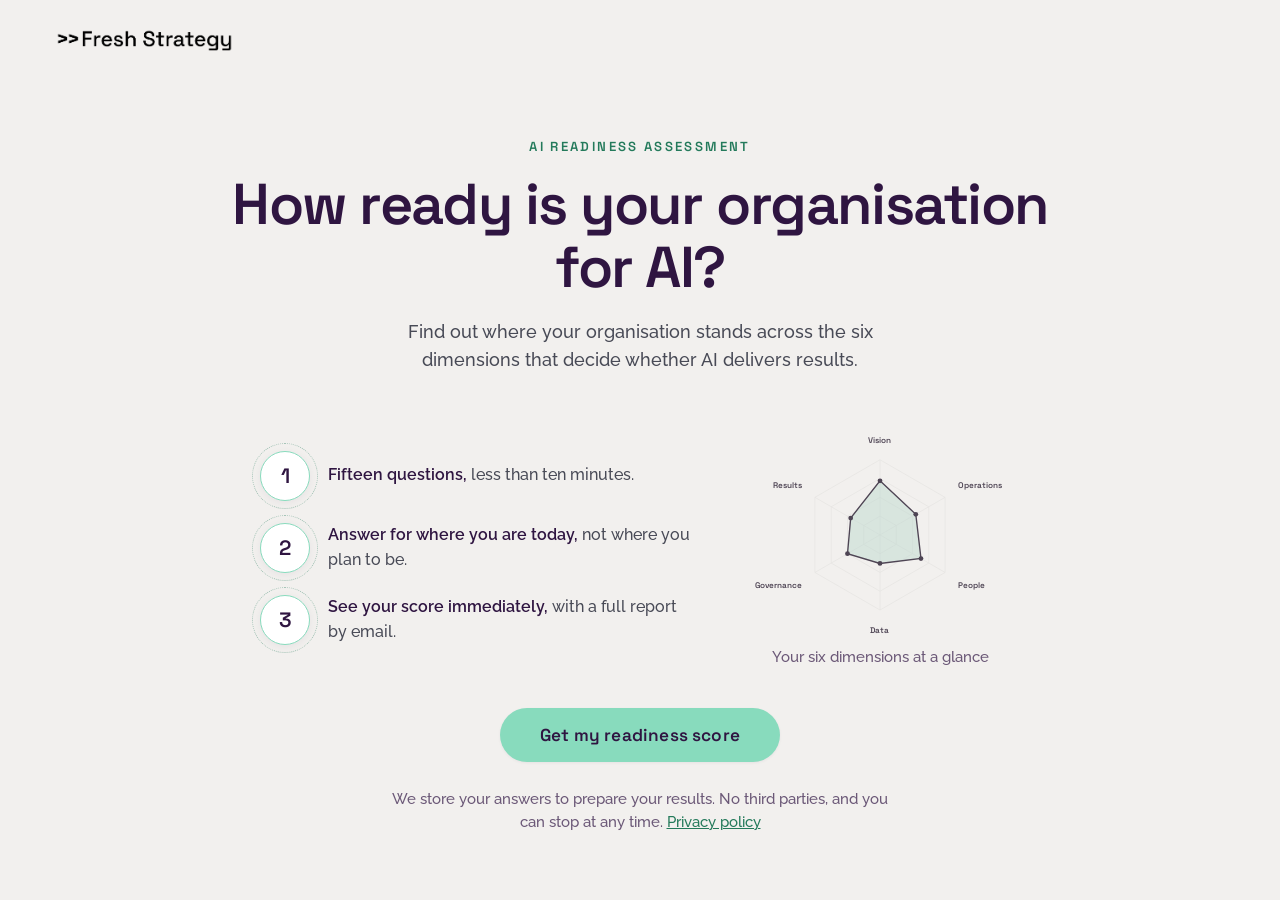
<file: index.html>
<!DOCTYPE html>
<html lang="en">
<head>
<meta charset="UTF-8">
<meta name="viewport" content="width=device-width, initial-scale=1.0">
<title>AI Readiness Assessment - Fresh Strategy</title>
<link rel="icon" href="data:image/svg+xml,%3Csvg xmlns='http://www.w3.org/2000/svg' viewBox='0 0 64 64'%3E%3Ccircle cx='32' cy='32' r='30' fill='%232F1541'/%3E%3Ctext x='32' y='42' font-family='Helvetica,Arial,sans-serif' font-size='26' font-weight='700' text-anchor='middle' fill='%2388DBBD'%3EAI%3C/text%3E%3C/svg%3E">
<meta name="description" content="Find out where your organisation stands across the six dimensions that decide whether AI delivers results. Fifteen questions, with a full report by email.">
<meta property="og:type" content="website">
<meta property="og:site_name" content="Fresh Strategy &amp; AI Solutions">
<meta property="og:url" content="https://assessment.freshstrategy.ai/">
<meta property="og:title" content="AI Readiness Assessment - Fresh Strategy">
<meta property="og:description" content="Find out where your organisation stands across the six dimensions that decide whether AI delivers results. Fifteen questions, with a full report by email.">
<meta property="og:image" content="https://assessment.freshstrategy.ai/og-image.png">
<meta property="og:image:width" content="1200">
<meta property="og:image:height" content="630">
<meta name="twitter:card" content="summary_large_image">
<meta name="twitter:title" content="AI Readiness Assessment - Fresh Strategy">
<meta name="twitter:description" content="Find out where your organisation stands across the six dimensions that decide whether AI delivers results. Fifteen questions, with a full report by email.">
<meta name="twitter:image" content="https://assessment.freshstrategy.ai/og-image.png">
<link rel="preconnect" href="https://fonts.googleapis.com">
<link rel="preconnect" href="https://fonts.gstatic.com" crossorigin>
<link href="https://fonts.googleapis.com/css2?family=Space+Grotesk:wght@400;500;600;700&family=Raleway:wght@400;500;600&display=swap" rel="stylesheet">
<link rel="stylesheet" href="style.css">
</head>
<body>

<div class="app" id="app">

  <!-- ============ INTRO SCREEN ============ -->
  <section class="screen screen--intro" id="intro">
    <header class="topbar">
      <img class="brand-logo" src="logo.png" alt="Fresh Strategy &amp; AI Solutions">
    </header>
    <div class="intro-inner">
      <p class="eyebrow">AI Readiness Assessment</p>
      <h1>How ready is your organisation for AI?</h1>
      <p class="lede">Find out where your organisation stands across the six dimensions
        that decide whether AI delivers results.</p>

      <div class="intro-columns">
        <div class="expect">
          <div class="expect-item">
            <div class="expect-num" aria-hidden="true">1</div>
            <p><b>Fifteen questions,</b> less than ten minutes.</p>
          </div>
          <div class="expect-item">
            <div class="expect-num" aria-hidden="true">2</div>
            <p><b>Answer for where you are today,</b> not where you plan to be.</p>
          </div>
          <div class="expect-item">
            <div class="expect-num" aria-hidden="true">3</div>
            <p><b>See your score immediately,</b> with a full report by email.</p>
          </div>
        </div>

        <div class="intro-preview" aria-hidden="true">
          <div class="intro-preview-chart" id="introRadar"></div>
          <p class="intro-preview-caption">Your six dimensions at a glance</p>
        </div>
      </div>

      <button class="btn btn--primary btn--lg" id="startBtn">Get my readiness score</button>
      <p class="fineprint">We store your answers to prepare your results. No third parties,
        and you can stop at any time. <a href="https://www.freshstrategy.ai/privacy-policy" target="_blank" rel="noopener">Privacy policy</a></p>
    </div>
  </section>

  <!-- ============ WIZARD SCREEN ============ -->
  <section class="screen screen--wizard" id="wizard" hidden>
    <header class="topbar topbar--wizard">
      <img class="brand-logo" src="logo.png" alt="Fresh Strategy &amp; AI Solutions">
      <div class="topbar-progress">
        <span id="progressLabel" class="topbar-progress-label"></span>
      </div>
    </header>

    <div class="wizard-body">
      <!-- Left section stepper -->
      <nav class="stepper" id="stepper" aria-label="Assessment sections"></nav>

      <!-- Question stage -->
      <main class="stage">
        <div class="progress-track" aria-hidden="true"><div class="progress-fill" id="progressFill"></div></div>

        <div class="qcard" id="qcard">
          <div class="qcard-head">
            <span class="qcard-index" id="qIndex"></span>
            <h1 class="qcard-stem" id="qStem"></h1>
          </div>
          <p class="qcard-hint" id="qHint"></p>
        </div>

        <div class="answers" id="answers"></div>

        <div class="nav-row">
          <button class="navbtn" id="prevBtn" aria-label="Previous">
            <svg viewBox="0 0 24 24" width="22" height="22" fill="none" stroke="currentColor" stroke-width="2.2" stroke-linecap="round" stroke-linejoin="round"><polyline points="15 18 9 12 15 6"></polyline></svg>
          </button>
          <button class="btn btn--primary" id="nextBtn" disabled>Next</button>
        </div>
      </main>
    </div>
  </section>

  <!-- ============ RESULTS SCREEN ============ -->
  <section class="screen screen--results" id="results" hidden>
    <header class="topbar">
      <img class="brand-logo" src="logo.png" alt="Fresh Strategy &amp; AI Solutions">
    </header>
    <div class="results-inner" id="resultsInner"></div>
  </section>

</div>

<script src="script.js"></script>
</body>
</html>
</file>
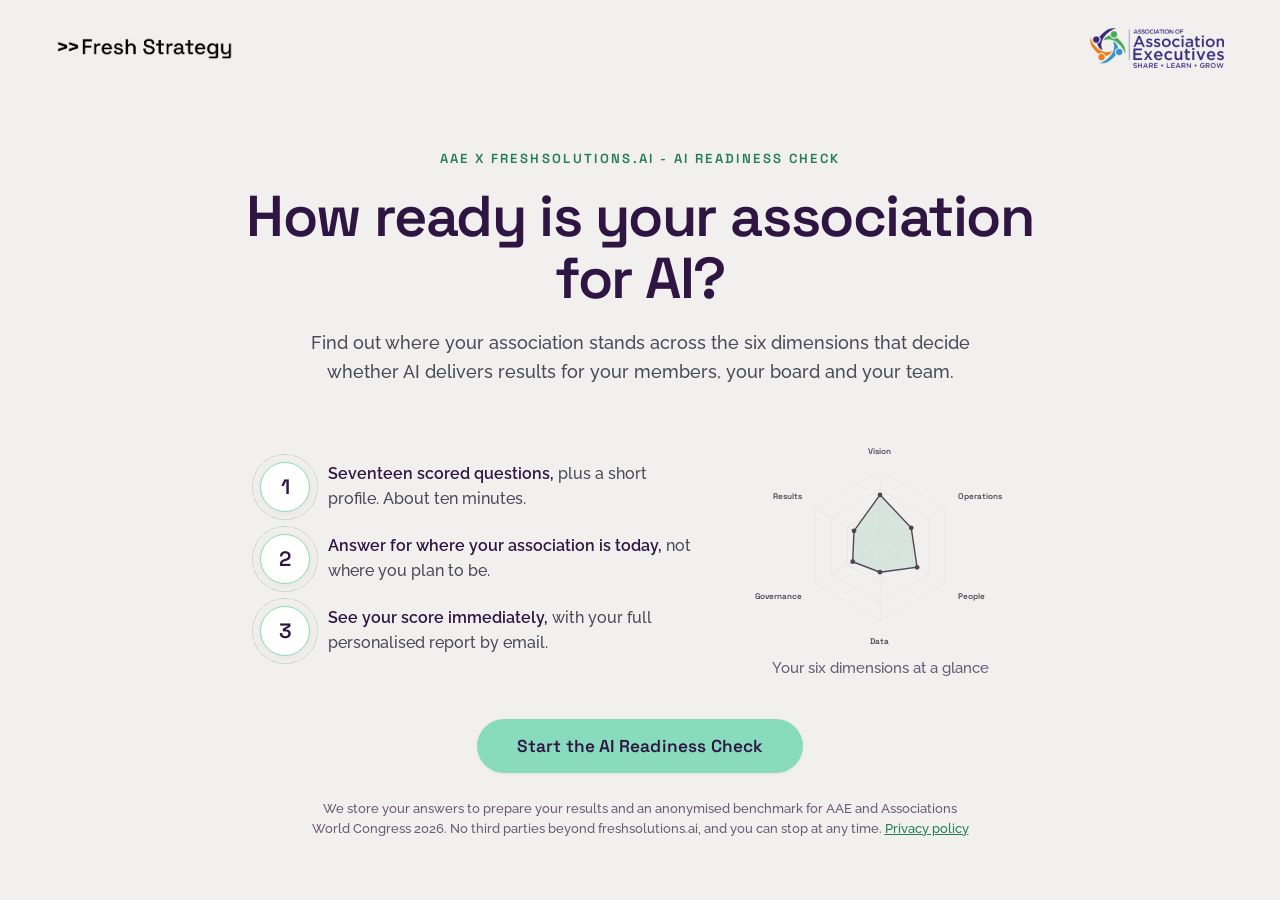
<file: associations/index.html>
<!DOCTYPE html>
<html lang="en">
<head>
<meta charset="UTF-8">
<meta name="viewport" content="width=device-width, initial-scale=1.0">
<title>AAE AI Readiness Check - freshsolutions.ai</title>
<link rel="icon" href="data:image/svg+xml,%3Csvg xmlns='http://www.w3.org/2000/svg' viewBox='0 0 64 64'%3E%3Ccircle cx='32' cy='32' r='30' fill='%232F1541'/%3E%3Ctext x='32' y='42' font-family='Helvetica,Arial,sans-serif' font-size='26' font-weight='700' text-anchor='middle' fill='%2388DBBD'%3EAI%3C/text%3E%3C/svg%3E">
<meta name="description" content="Find out where your association stands across the six dimensions that decide whether AI delivers results for members. A short check, with your score on screen and a full personalised report by email.">
<meta property="og:type" content="website">
<meta property="og:site_name" content="Association of Association Executives &amp; freshsolutions.ai">
<meta property="og:url" content="https://assessment.freshstrategy.ai/associations/">
<meta property="og:title" content="AAE AI Readiness Check - freshsolutions.ai">
<meta property="og:description" content="Find out where your association stands across the six dimensions that decide whether AI delivers results for members. A short check, with your score on screen and a full personalised report by email.">
<meta property="og:image" content="https://assessment.freshstrategy.ai/associations/og-image.png">
<meta property="og:image:width" content="1200">
<meta property="og:image:height" content="630">
<meta name="twitter:card" content="summary_large_image">
<meta name="twitter:title" content="AAE AI Readiness Check - freshsolutions.ai">
<meta name="twitter:description" content="Find out where your association stands across the six dimensions that decide whether AI delivers results for members. A short check, with your score on screen and a full personalised report by email.">
<meta name="twitter:image" content="https://assessment.freshstrategy.ai/associations/og-image.png">
<link rel="preconnect" href="https://fonts.googleapis.com">
<link rel="preconnect" href="https://fonts.gstatic.com" crossorigin>
<link href="https://fonts.googleapis.com/css2?family=Space+Grotesk:wght@400;500;600;700&family=Raleway:wght@400;500;600&display=swap" rel="stylesheet">
<link rel="stylesheet" href="style.css?v=20260813a">
</head>
<body>

<div class="app" id="app">

  <!-- ============ INTRO SCREEN ============ -->
  <section class="screen screen--intro" id="intro">
    <header class="topbar">
      <img class="brand-logo" src="logo.png" alt="Fresh Strategy">
      <img class="brand-logo brand-logo--aae" src="logo-aae.png" alt="Association of Association Executives">
    </header>
    <div class="intro-inner">
      <p class="eyebrow">AAE x freshsolutions.ai - AI Readiness Check</p>
      <h1>How ready is your association for AI?</h1>
      <p class="lede">Find out where your association stands across the six dimensions
        that decide whether AI delivers results for your members, your board and your team.</p>

      <div class="intro-columns">
        <div class="expect">
          <div class="expect-item">
            <div class="expect-num" aria-hidden="true">1</div>
            <p><b>Seventeen scored questions,</b> plus a short profile. About ten minutes.</p>
          </div>
          <div class="expect-item">
            <div class="expect-num" aria-hidden="true">2</div>
            <p><b>Answer for where your association is today,</b> not where you plan to be.</p>
          </div>
          <div class="expect-item">
            <div class="expect-num" aria-hidden="true">3</div>
            <p><b>See your score immediately,</b> with your full personalised report by email.</p>
          </div>
        </div>

        <div class="intro-preview" aria-hidden="true">
          <div class="intro-preview-chart" id="introRadar"></div>
          <p class="intro-preview-caption">Your six dimensions at a glance</p>
        </div>
      </div>

      <button class="btn btn--primary btn--lg" id="startBtn">Start the AI Readiness Check</button>
      <p class="fineprint">We store your answers to prepare your results and an anonymised
        benchmark for AAE and Associations World Congress 2026. No third parties beyond
        freshsolutions.ai, and you can stop at any time.
        <a href="https://www.freshsolutions.ai/privacy-policy" target="_blank" rel="noopener">Privacy policy</a></p>
    </div>
  </section>

  <!-- ============ WIZARD SCREEN ============ -->
  <section class="screen screen--wizard" id="wizard" hidden>
    <header class="topbar topbar--wizard">
      <img class="brand-logo" src="logo.png" alt="Fresh Strategy">
      <div class="topbar-right">
        <span id="progressLabel" class="topbar-progress-label"></span>
        <img class="brand-logo brand-logo--aae" src="logo-aae.png" alt="Association of Association Executives">
      </div>
    </header>

    <div class="wizard-body">
      <!-- Left section stepper -->
      <nav class="stepper" id="stepper" aria-label="Assessment sections"></nav>

      <!-- Question stage -->
      <main class="stage">
        <div class="progress-track" aria-hidden="true"><div class="progress-fill" id="progressFill"></div></div>

        <div class="qcard" id="qcard">
          <div class="qcard-head">
            <span class="qcard-index" id="qIndex"></span>
            <h1 class="qcard-stem" id="qStem"></h1>
          </div>
          <p class="qcard-hint" id="qHint"></p>
        </div>

        <div class="answers" id="answers"></div>

        <div class="nav-row">
          <button class="navbtn" id="prevBtn" aria-label="Previous">
            <svg viewBox="0 0 24 24" width="22" height="22" fill="none" stroke="currentColor" stroke-width="2.2" stroke-linecap="round" stroke-linejoin="round"><polyline points="15 18 9 12 15 6"></polyline></svg>
          </button>
          <button class="btn btn--primary" id="nextBtn" disabled>Next</button>
        </div>
      </main>
    </div>
  </section>

  <!-- ============ RESULTS SCREEN ============ -->
  <section class="screen screen--results" id="results" hidden>
    <header class="topbar">
      <img class="brand-logo" src="logo.png" alt="Fresh Strategy">
      <img class="brand-logo brand-logo--aae" src="logo-aae.png" alt="Association of Association Executives">
    </header>
    <div class="results-inner" id="resultsInner"></div>
  </section>

</div>

<script src="script.js?v=20260813a"></script>
</body>
</html>
</file>
<file: style.css>
/* ============================================================
   AI Readiness Assessment — Fresh Strategy front end
   White / corporate look. Space Grotesk + Raleway.
   ============================================================ */

:root {
  --mint:      #88DBBD;
  --purple:    #2F1541;
  --charcoal:  #484A56;
  --off-white: #F2F0EE;
  --white:     #FFFFFF;
  --green:     #4EC9A2; /* deep mint — hover/active accent, same spectrum as --mint */
  --line:      #E4E0DA;

  --mint-soft: #E7F6EF;
  --mint-text: #247A5B; /* darkened mint for TEXT on light bg — 4.61:1 on --off-white, WCAG AA for small text */
  --purple-70: #6B5877;
  --shadow-sm: 0 1px 3px rgba(47,21,65,0.06);
  --shadow-md: 0 6px 24px rgba(47,21,65,0.08);
  --shadow-lg: 0 18px 48px rgba(47,21,65,0.12);
  --radius:    14px;
  --radius-sm: 10px;

  --stepper-w: 264px;
}

* { box-sizing: border-box; }

html, body {
  margin: 0;
  padding: 0;
  background: var(--off-white);
  color: var(--charcoal);
  font-family: 'Raleway', 'Helvetica Neue', Arial, sans-serif;
  font-weight: 500;
  -webkit-font-smoothing: antialiased;
  text-rendering: optimizeLegibility;
}

h1, h2, h3, .eyebrow, .btn, .qcard-index {
  font-family: 'Space Grotesk', 'Helvetica Neue', Arial, sans-serif;
}

.app { min-height: 100vh; display: flex; flex-direction: column; }
[hidden] { display: none !important; }

/* ---------- Top bar / brand ---------- */
.topbar {
  display: flex; align-items: center; justify-content: space-between;
  padding: clamp(16px, 3vw, 28px) clamp(20px, 5vw, 56px);
}
.brand-logo { height: 24px; width: auto; display: block; }

/* ---------- Buttons ---------- */
.btn {
  display: inline-block;
  font-weight: 600; font-size: 1rem; letter-spacing: 0.01em;
  border: none; border-radius: 999px; cursor: pointer; text-decoration: none;
  padding: 13px 30px; transition: transform .12s ease, background .15s ease, box-shadow .15s ease;
}
.btn--primary { background: var(--mint); color: var(--purple); box-shadow: var(--shadow-sm); }
.btn--primary:hover:not(:disabled) { background: var(--green); transform: translateY(-1px); }
/* disabled = hollow grey outline, nothing like the solid mint enabled state (audit 2026-07-09 #6);
   inset shadow instead of a border so the button doesn't change size when it enables */
.btn--primary:disabled {
  background: var(--off-white); color: #98939F;
  box-shadow: inset 0 0 0 1.5px var(--line); cursor: not-allowed;
}
.btn--lg { padding: 16px 40px; font-size: 1.08rem; }
.btn--ghost {
  background: transparent; color: var(--purple);
  border: 1.5px solid var(--line);
}
.btn--ghost:hover { border-color: var(--mint); }

/* keyboard focus — match the branded input treatment (inputs get mint box-shadow) */
.answer:focus-visible, .btn:focus-visible, .navbtn:focus-visible {
  outline: 3px solid var(--mint); outline-offset: 2px;
}

/* ============================================================
   INTRO SCREEN
   ============================================================ */
.screen--intro { flex: 1; display: flex; flex-direction: column; }
.intro-inner {
  flex: 1; display: flex; flex-direction: column; align-items: center; justify-content: center;
  text-align: center;
  padding: clamp(24px, 4vw, 48px) 24px clamp(40px, 6vw, 56px);
  max-width: 880px; margin: 0 auto; width: 100%;
}
.eyebrow {
  text-transform: uppercase; letter-spacing: 0.18em; font-size: 0.82rem;
  font-weight: 600; color: var(--mint-text); margin: 0 0 18px;
}
.intro-inner h1 {
  font-size: clamp(2.1rem, 5vw, 3.6rem); line-height: 1.08; letter-spacing: -0.025em;
  color: var(--purple); margin: 0 0 20px; font-weight: 600;
}
.lede {
  font-size: clamp(1rem, 1.4vw, 1.13rem); line-height: 1.6; max-width: 560px;
  margin: 0 0 clamp(40px, 6vw, 52px);
}

/* Two columns: expectations left, greyscale radar preview right (approved mock 2026-07-09) */
.intro-columns {
  display: grid; grid-template-columns: 1fr 280px; gap: 44px;
  align-items: center; width: 100%; max-width: 760px;
  margin: 0 0 clamp(28px, 4vw, 40px); text-align: left;
}
.intro-columns .expect {
  display: flex; flex-direction: column; gap: 22px;
  max-width: none; margin: 0;
}
.intro-columns .expect-item { display: flex; align-items: center; gap: 18px; text-align: left; }
.intro-columns .expect-num { flex-shrink: 0; margin-bottom: 0; width: 50px; height: 50px; font-size: 1.3rem; }
.intro-columns .expect-item p { margin: 0; max-width: none; }

.intro-preview { text-align: center; }
.intro-preview-chart svg { display: block; width: 100%; height: auto; filter: grayscale(0.55) opacity(0.8); }
.intro-preview-caption {
  font-size: 15px; color: var(--purple-70); line-height: 1.4;
  margin: 4px 0 0; white-space: nowrap; text-align: center;
}

.expect {
  display: grid; grid-template-columns: repeat(3, 1fr); gap: 28px;
  width: 100%; max-width: 820px; margin: 0 0 clamp(40px, 6vw, 52px);
}
.expect-item { text-align: center; }
.expect-num {
  font-family: 'Space Grotesk', 'Helvetica Neue', Arial, sans-serif;
  display: inline-flex; align-items: center; justify-content: center;
  width: 58px; height: 58px; border-radius: 50%;
  background: var(--white); border: 1.5px solid var(--mint);
  color: var(--purple); font-size: 1.5rem; font-weight: 600;
  margin-bottom: 14px; position: relative;
  box-shadow: 0 2px 10px rgba(47, 21, 65, 0.06);
}
.expect-num::after {
  content: ''; position: absolute; inset: -9px; border-radius: 50%;
  border: 1px dotted rgba(36, 122, 91, 0.4);
}
.expect-item p { font-size: 1rem; line-height: 1.55; color: var(--charcoal); max-width: 240px; margin: 0 auto; }
.expect-item p b { color: var(--purple); font-weight: 600; }

.fineprint {
  font-size: 0.95rem; color: var(--purple-70);
  max-width: 520px; line-height: 1.5; margin: 26px 0 0;
}
.fineprint a { color: var(--mint-text); }

/* ============================================================
   WIZARD SCREEN
   ============================================================ */
.screen--wizard { flex: 1; display: flex; flex-direction: column; }
.topbar--wizard { border-bottom: 1px solid var(--line); }
.topbar-progress-label { font-size: 0.82rem; color: var(--purple-70); font-weight: 500; letter-spacing: 0.03em; }

.wizard-body {
  flex: 1; display: grid; grid-template-columns: var(--stepper-w) 1fr;
  max-width: 1160px; margin: 0 auto; width: 100%;
}

/* ---------- Left section stepper ---------- */
.stepper {
  padding: clamp(32px, 4vw, 56px) 28px; position: relative;
}
.step-item {
  display: flex; align-items: center; gap: 14px;
  padding: 11px 0; position: relative; color: var(--purple-70);
  font-size: 0.95rem; font-weight: 500;
}
.step-item::before { /* connector line */
  content: ""; position: absolute; left: 6px; top: 30px; bottom: -11px;
  width: 2px; background: var(--line);
}
.step-item:last-child::before { display: none; }
.step-dot {
  width: 14px; height: 14px; border-radius: 50%; flex: none;
  background: var(--white); border: 2px solid var(--line); z-index: 1;
  transition: all .2s ease;
}
.step-item.is-done { color: var(--charcoal); }
.step-item.is-done .step-dot { background: var(--mint); border-color: var(--mint); }
.step-item.is-active { color: var(--purple); font-weight: 600; }
.step-item.is-active .step-dot {
  background: var(--purple); border-color: var(--purple);
  box-shadow: 0 0 0 4px var(--mint-soft);
}

/* ---------- Question stage ---------- */
.stage {
  padding: clamp(24px, 4vw, 52px) clamp(20px, 4vw, 56px) 64px;
  max-width: 760px;
}
.progress-track {
  height: 5px; border-radius: 999px; background: var(--line);
  overflow: hidden; margin-bottom: clamp(28px, 4vw, 44px);
}
.progress-fill {
  height: 100%; width: 0%; border-radius: 999px;
  background: linear-gradient(90deg, var(--mint), var(--green));
  transition: width .35s cubic-bezier(.4,0,.2,1);
}

.qcard { margin-bottom: 26px; }
.qcard-head { display: flex; gap: 16px; align-items: flex-start; }
.qcard-index {
  font-size: 0.95rem; font-weight: 700; color: var(--mint-text);
  background: var(--mint-soft); border-radius: 8px;
  padding: 4px 10px; margin-top: 6px; flex: none;
}
.qcard-index:empty { display: none; }
.qcard-stem {
  font-size: clamp(1.35rem, 3vw, 1.85rem); line-height: 1.2; letter-spacing: -0.02em;
  color: var(--purple); margin: 0; font-weight: 600;
}
.qcard-hint { margin: 12px 0 0 0; color: var(--purple-70); font-size: 0.95rem; }
.qcard-hint a { color: inherit; text-decoration: underline; text-underline-offset: 2px; }
.qcard-hint a:hover { color: var(--purple); }

/* ---------- Answer cards ---------- */
.answers { display: flex; flex-direction: column; gap: 12px; }
.answers--grid { display: grid; grid-template-columns: 1fr 1fr; gap: 12px; }

.answer {
  display: flex; align-items: center; gap: 14px;
  text-align: left; width: 100%;
  background: var(--white); border: 1.5px solid var(--line);
  border-radius: var(--radius-sm); padding: 16px 18px;
  cursor: pointer; font-family: inherit; font-size: 1rem; color: var(--charcoal);
  transition: border-color .15s ease, box-shadow .15s ease, transform .1s ease, background .15s ease;
}
.answer:hover { border-color: var(--green); box-shadow: var(--shadow-sm); }
.answer.is-selected {
  border-color: var(--mint); background: var(--mint-soft);
  box-shadow: 0 0 0 1px var(--mint);
}
.answer-text { flex: 1; line-height: 1.4; }
.answer-tick {
  flex: none; width: 22px; height: 22px; border-radius: 50%;
  border: 2px solid var(--line); display: flex; align-items: center; justify-content: center;
  color: var(--white); transition: all .15s ease;
}
.answer.is-selected .answer-tick { background: var(--mint); border-color: var(--mint); }

/* ---------- Contact form ---------- */
.contact-grid { display: grid; grid-template-columns: 1fr 1fr; gap: 16px; }
.field { display: flex; flex-direction: column; gap: 7px; }
.field--full { grid-column: 1 / -1; }
.field label { font-size: 0.9rem; font-weight: 600; color: var(--purple); }
.field input {
  font-family: inherit; font-size: 1rem; color: var(--charcoal);
  background: var(--white); border: 1.5px solid var(--line); border-radius: var(--radius-sm);
  padding: 13px 15px; transition: border-color .15s ease, box-shadow .15s ease;
}
.field input:focus { outline: none; border-color: var(--mint); box-shadow: 0 0 0 3px var(--mint-soft); }
.field input:hover { border-color: #cfc9c0; }
.field-error { font-size: 0.78rem; color: #b4462f; min-height: 0; }
.field-suggest { font-size: 0.82rem; color: var(--purple-70); }
.suggest-btn {
  font-family: inherit; font-size: inherit; font-weight: 600;
  color: var(--purple); background: none; border: none; padding: 0;
  text-decoration: underline; text-underline-offset: 2px; cursor: pointer;
}
.suggest-btn:hover { color: var(--charcoal); }
.suggest-dismiss {
  font-family: inherit; font-size: inherit; color: var(--purple-70);
  background: none; border: none; padding: 0 0 0 6px;
  text-decoration: underline; text-underline-offset: 2px; cursor: pointer;
}
.suggest-dismiss:hover { color: var(--charcoal); }

/* ---------- Nav row ---------- */
.nav-row { display: flex; align-items: center; gap: 16px; margin-top: 34px; }
.navbtn {
  width: 48px; height: 48px; border-radius: 50%;
  border: 1.5px solid var(--line); background: var(--white); color: var(--purple);
  display: flex; align-items: center; justify-content: center; cursor: pointer;
  transition: all .15s ease;
}
.navbtn:hover:not(:disabled) { border-color: var(--mint); color: var(--purple); }
.navbtn:disabled { opacity: 0.4; cursor: not-allowed; }
.nav-row .btn--primary { margin-left: auto; min-width: 130px; }

/* ============================================================
   RESULTS SCREEN
   ============================================================ */
.screen--results { flex: 1; }
.results-inner {
  max-width: 940px; margin: 0 auto; width: 100%;
  padding: clamp(8px, 2vw, 24px) clamp(20px, 5vw, 56px) 80px;
}
.result-hero { text-align: center; padding: clamp(12px, 3vw, 28px) 0 clamp(24px, 4vw, 40px); }
.result-eyebrow { text-transform: uppercase; letter-spacing: 0.18em; font-size: 0.82rem; font-weight: 600; color: var(--mint-text); margin: 0 0 14px; }
.result-tier-name {
  font-size: clamp(2rem, 6vw, 3.4rem); color: var(--purple); margin: 0 0 6px;
  font-weight: 600; letter-spacing: -0.025em;
}
.result-score-line { font-size: 1.05rem; color: var(--purple-70); margin: 4px 0 0; }
.result-score-line b {
  display: block; color: var(--purple);
  font-family: 'Space Grotesk', 'Helvetica Neue', Arial, sans-serif;
  font-size: clamp(3rem, 9vw, 4.6rem); font-weight: 700; line-height: 1.05;
  letter-spacing: -0.02em; margin: 2px auto 4px;
}
.result-discuss { margin: 10px 0 0; font-size: 0.95rem; }
.result-discuss a { color: var(--purple); font-weight: 600; text-decoration: underline; text-underline-offset: 3px; }
.result-discuss a:hover { color: var(--mint-text); }
.result-blurb { max-width: 40em; margin: 20px auto 0; font-size: 1.06rem; line-height: 1.6; }

.result-gauge { display: flex; justify-content: center; margin: 8px 0 4px; }

.result-panel {
  background: var(--white); border: 1px solid var(--line); border-radius: var(--radius);
  box-shadow: var(--shadow-md); padding: clamp(22px, 4vw, 38px);
  margin-top: 26px;
}
.result-panel h2 {
  font-size: 1.28rem; color: var(--purple); margin: 0 0 20px; font-weight: 600; letter-spacing: -0.01em;
}
.result-cols { display: grid; grid-template-columns: 300px 1fr; gap: clamp(24px, 4vw, 44px); align-items: center; }
.radar-wrap { display: flex; justify-content: center; }
.radar-wrap svg { width: 100%; max-width: 300px; height: auto; }

.dim-bars { display: flex; flex-direction: column; gap: 15px; }
.dim-bar-row { display: grid; grid-template-columns: 1fr; gap: 6px; }
.dim-bar-top { display: flex; justify-content: space-between; align-items: baseline; }
.dim-bar-name { font-weight: 600; color: var(--purple); font-size: 0.95rem; }
.dim-bar-pct { font-size: 0.85rem; color: var(--purple-70); font-family: 'Space Grotesk', sans-serif; font-weight: 500; }
.dim-bar-track { height: 8px; background: var(--off-white); border-radius: 999px; overflow: hidden; }
.dim-bar-fill { height: 100%; border-radius: 999px; background: var(--mint); transition: width .6s ease; }
.dim-bar-row.is-weak .dim-bar-fill { background: linear-gradient(90deg, var(--mint), var(--green)); }
.dim-bar-row.is-weak .dim-bar-name::after {
  content: "Focus here"; font-family: 'Space Grotesk', sans-serif; font-size: 0.64rem; font-weight: 600;
  text-transform: uppercase; letter-spacing: 0.06em; color: var(--purple);
  background: var(--mint-soft); border-radius: 5px; padding: 2px 7px; margin-left: 10px; vertical-align: middle;
}

.focus-block { margin-top: 22px; padding-top: 22px; border-top: 1px solid var(--line); }
.focus-block h3 { font-family: 'Space Grotesk', sans-serif; color: var(--purple); font-size: 1.02rem; margin: 0 0 8px; }
.focus-block p { margin: 0; line-height: 1.6; }

.result-cta {
  text-align: center; margin-top: 34px; padding: clamp(26px, 4vw, 40px);
  background: var(--purple); border-radius: var(--radius); color: var(--white);
}
.result-cta h2 { color: var(--white); font-size: clamp(1.3rem, 3vw, 1.7rem); margin: 0 0 10px; }
.result-cta p { color: rgba(255,255,255,0.82); max-width: 34em; margin: 0 auto 22px; line-height: 1.6; }
.result-cta .btn--primary { background: var(--mint); }
.result-cta .btn--primary:hover { background: var(--green); }
.result-foot { text-align: center; margin-top: 26px; }
.result-foot button { background: none; border: none; color: var(--purple-70); cursor: pointer; font-family: inherit; font-size: 0.94rem; text-decoration: underline; }
.submit-note { text-align: center; font-size: 0.97rem; color: var(--purple-70); margin-top: 18px; }
/* confirmation lives in the hero (audit 2026-07-09 #5): close the contact gate's promise where it's read */
.result-hero .submit-note { max-width: 40em; margin: 14px auto 0; }

/* ============================================================
   RESPONSIVE
   ============================================================ */
@media (max-width: 700px) {
  .expect { grid-template-columns: 1fr; gap: 24px; }
  .expect-item { display: flex; align-items: center; gap: 18px; text-align: left; }
  .expect-num { flex-shrink: 0; margin-bottom: 0; width: 50px; height: 50px; font-size: 1.3rem; }
  .expect-item p { margin: 0; max-width: none; }
}

@media (max-width: 860px) {
  /* Intro: dissolve the grid so the radar preview drops below the CTA
     and the button stays above the fold on small screens */
  .intro-columns { display: contents; }
  .intro-columns .expect { max-width: 480px; margin: 0 0 clamp(28px, 4vw, 40px); }
  .intro-preview { max-width: 250px; margin: 26px auto 0; order: 1; }

  .wizard-body { grid-template-columns: 1fr; max-width: 640px; }
  /* Stepper collapses to a slim horizontal strip */
  .stepper {
    display: flex; gap: 8px; overflow-x: auto; padding: 16px 20px;
    border-bottom: 1px solid var(--line); -webkit-overflow-scrolling: touch;
  }
  .step-item { padding: 6px 0; white-space: nowrap; font-size: 0.82rem; gap: 8px; }
  .step-item::before { display: none; }
  .step-item .step-name { display: none; }
  .step-item.is-active .step-name { display: inline; }
  .step-dot { width: 11px; height: 11px; }

  .result-cols { grid-template-columns: 1fr; }
  .radar-wrap { margin-bottom: 6px; }
}

@media (max-width: 560px) {
  .answers--grid { grid-template-columns: 1fr; }
  .contact-grid { grid-template-columns: 1fr; }
  .answer { padding: 14px; gap: 10px; }
  .qcard-head { gap: 10px; }
}

@media (prefers-reduced-motion: reduce) {
  .progress-fill, .dim-bar-fill, .btn, .answer, .navbtn, .step-dot, .answer-tick {
    transition: none;
  }
}
</file>
<file: associations/style.css>
/* ============================================================
   AI Readiness Assessment — Fresh Strategy front end
   White / corporate look. Space Grotesk + Raleway.
   ============================================================ */

:root {
  --mint:      #88DBBD;
  --purple:    #2F1541;
  --charcoal:  #484A56;
  --off-white: #F2F0EE;
  --white:     #FFFFFF;
  --green:     #4EC9A2; /* deep mint — hover/active accent, same spectrum as --mint */
  --line:      #E4E0DA;

  --mint-soft: #E7F6EF;
  --mint-text: #247A5B; /* darkened mint for TEXT on light bg — 4.61:1 on --off-white, WCAG AA for small text */
  --purple-70: #6B5877;
  --shadow-sm: 0 1px 3px rgba(47,21,65,0.06);
  --shadow-md: 0 6px 24px rgba(47,21,65,0.08);
  --shadow-lg: 0 18px 48px rgba(47,21,65,0.12);
  --radius:    14px;
  --radius-sm: 10px;

  --stepper-w: 264px;
}

* { box-sizing: border-box; }

html, body {
  margin: 0;
  padding: 0;
  background: var(--off-white);
  color: var(--charcoal);
  font-family: 'Raleway', 'Helvetica Neue', Arial, sans-serif;
  font-weight: 500;
  -webkit-font-smoothing: antialiased;
  text-rendering: optimizeLegibility;
}

h1, h2, h3, .eyebrow, .btn, .stage-label, .qcard-index {
  font-family: 'Space Grotesk', 'Helvetica Neue', Arial, sans-serif;
}

.app { min-height: 100vh; display: flex; flex-direction: column; }
[hidden] { display: none !important; }

/* ---------- Top bar / brand ---------- */
.topbar {
  display: flex; align-items: center; justify-content: space-between;
  padding: clamp(16px, 3vw, 28px) clamp(20px, 5vw, 56px);
}
.brand-logo { height: 24px; width: auto; display: block; }
/* Co-brand: Fresh (wordmark) leads on the left, AAE partner logo on the right.
   AAE is a stacked mark, so it needs more height than the Fresh wordmark to read. */
.brand-logo--aae { height: 40px; }
.topbar-right { display: flex; align-items: center; gap: clamp(12px, 2.5vw, 22px); }

/* ---------- Buttons ---------- */
.btn {
  display: inline-block;
  font-weight: 600; font-size: 1rem; letter-spacing: 0.01em;
  border: none; border-radius: 999px; cursor: pointer; text-decoration: none;
  padding: 13px 30px; transition: transform .12s ease, background .15s ease, box-shadow .15s ease;
}
.btn--primary { background: var(--mint); color: var(--purple); box-shadow: var(--shadow-sm); }
.btn--primary:hover:not(:disabled) { background: var(--green); transform: translateY(-1px); }
/* disabled = hollow grey outline, nothing like the solid mint enabled state (audit 2026-07-09 #6);
   inset shadow instead of a border so the button doesn't change size when it enables */
.btn--primary:disabled {
  background: var(--off-white); color: #98939F;
  box-shadow: inset 0 0 0 1.5px var(--line); cursor: not-allowed;
}
.btn--lg { padding: 16px 40px; font-size: 1.08rem; }
.btn--ghost {
  background: transparent; color: var(--purple);
  border: 1.5px solid var(--line);
}
.btn--ghost:hover { border-color: var(--mint); }

/* keyboard focus — match the branded input treatment (inputs get mint box-shadow) */
.answer:focus-visible, .btn:focus-visible, .navbtn:focus-visible {
  outline: 3px solid var(--mint); outline-offset: 2px;
}

/* ============================================================
   INTRO SCREEN
   ============================================================ */
.screen--intro { flex: 1; display: flex; flex-direction: column; }
.intro-inner {
  flex: 1; display: flex; flex-direction: column; align-items: center; justify-content: center;
  text-align: center;
  padding: clamp(24px, 4vw, 48px) 24px clamp(40px, 6vw, 56px);
  max-width: 880px; margin: 0 auto; width: 100%;
}
.eyebrow {
  text-transform: uppercase; letter-spacing: 0.18em; font-size: 0.82rem;
  font-weight: 600; color: var(--mint-text); margin: 0 0 18px;
}
.intro-inner h1 {
  font-size: clamp(2.1rem, 5vw, 3.6rem); line-height: 1.08; letter-spacing: -0.025em;
  color: var(--purple); margin: 0 0 20px; font-weight: 600;
}
.lede {
  font-size: clamp(1rem, 1.4vw, 1.13rem); line-height: 1.6; max-width: 820px;
  margin: 0 0 clamp(40px, 6vw, 52px); text-wrap: balance;
}

/* Two columns: expectations left, greyscale radar preview right (approved mock 2026-07-09) */
.intro-columns {
  display: grid; grid-template-columns: 1fr 280px; gap: 44px;
  align-items: center; width: 100%; max-width: 760px;
  margin: 0 0 clamp(28px, 4vw, 40px); text-align: left;
}
.intro-columns .expect {
  display: flex; flex-direction: column; gap: 22px;
  max-width: none; margin: 0;
}
.intro-columns .expect-item { display: flex; align-items: center; gap: 18px; text-align: left; }
.intro-columns .expect-num { flex-shrink: 0; margin-bottom: 0; width: 50px; height: 50px; font-size: 1.3rem; }
.intro-columns .expect-item p { margin: 0; max-width: none; }

.intro-preview { text-align: center; }
.intro-preview-chart svg { display: block; width: 100%; height: auto; filter: grayscale(0.55) opacity(0.8); }
.intro-preview-caption {
  font-size: 15px; color: var(--purple-70); line-height: 1.4;
  margin: 4px 0 0; white-space: nowrap; text-align: center;
}

.expect {
  display: grid; grid-template-columns: repeat(3, 1fr); gap: 28px;
  width: 100%; max-width: 820px; margin: 0 0 clamp(40px, 6vw, 52px);
}
.expect-item { text-align: center; }
.expect-num {
  font-family: 'Space Grotesk', 'Helvetica Neue', Arial, sans-serif;
  display: inline-flex; align-items: center; justify-content: center;
  width: 58px; height: 58px; border-radius: 50%;
  background: var(--white); border: 1.5px solid var(--mint);
  color: var(--purple); font-size: 1.5rem; font-weight: 600;
  margin-bottom: 14px; position: relative;
  box-shadow: 0 2px 10px rgba(47, 21, 65, 0.06);
}
.expect-num::after {
  content: ''; position: absolute; inset: -9px; border-radius: 50%;
  border: 1px dotted rgba(36, 122, 91, 0.4);
}
.expect-item p { font-size: 1rem; line-height: 1.55; color: var(--charcoal); max-width: 240px; margin: 0 auto; }
.expect-item p b { color: var(--purple); font-weight: 600; }

.fineprint {
  font-size: 0.82rem; color: var(--purple-70);
  max-width: 780px; line-height: 1.5; margin: 26px 0 0; text-wrap: balance;
}
.fineprint a { color: var(--mint-text); }

/* ============================================================
   WIZARD SCREEN
   ============================================================ */
.screen--wizard { flex: 1; display: flex; flex-direction: column; }
.topbar--wizard { border-bottom: 1px solid var(--line); }
.topbar-progress-label { font-size: 0.82rem; color: var(--purple-70); font-weight: 500; letter-spacing: 0.03em; }

.wizard-body {
  flex: 1; display: grid; grid-template-columns: var(--stepper-w) 1fr;
  max-width: 1160px; margin: 0 auto; width: 100%;
}

/* ---------- Left section stepper ---------- */
.stepper {
  padding: clamp(32px, 4vw, 56px) 28px; position: relative;
}
.step-item {
  display: flex; align-items: center; gap: 14px;
  padding: 11px 0; position: relative; color: var(--purple-70);
  font-size: 0.95rem; font-weight: 500;
}
.step-item::before { /* connector line */
  content: ""; position: absolute; left: 6px; top: 30px; bottom: -11px;
  width: 2px; background: var(--line);
}
.step-item:last-child::before { display: none; }
.step-dot {
  width: 14px; height: 14px; border-radius: 50%; flex: none;
  background: var(--white); border: 2px solid var(--line); z-index: 1;
  transition: all .2s ease;
}
.step-item.is-done { color: var(--charcoal); }
.step-item.is-done .step-dot { background: var(--mint); border-color: var(--mint); }
.step-item.is-active { color: var(--purple); font-weight: 600; }
.step-item.is-active .step-dot {
  background: var(--purple); border-color: var(--purple);
  box-shadow: 0 0 0 4px var(--mint-soft);
}

/* ---------- Question stage ---------- */
.stage {
  padding: clamp(24px, 4vw, 52px) clamp(20px, 4vw, 56px) 64px;
  max-width: 760px;
}
.progress-track {
  height: 5px; border-radius: 999px; background: var(--line);
  overflow: hidden; margin-bottom: clamp(28px, 4vw, 44px);
}
.progress-fill {
  height: 100%; width: 0%; border-radius: 999px;
  background: linear-gradient(90deg, var(--mint), var(--green));
  transition: width .35s cubic-bezier(.4,0,.2,1);
}

.qcard { margin-bottom: 26px; }
.qcard-head { display: flex; gap: 16px; align-items: flex-start; }
.qcard-index {
  font-size: 0.95rem; font-weight: 700; color: var(--mint-text);
  background: var(--mint-soft); border-radius: 8px;
  padding: 4px 10px; margin-top: 6px; flex: none;
}
.qcard-index:empty { display: none; }
.qcard-stem {
  font-size: clamp(1.35rem, 3vw, 1.85rem); line-height: 1.2; letter-spacing: -0.02em;
  color: var(--purple); margin: 0; font-weight: 600;
}
.qcard-hint { margin: 12px 0 0 0; color: var(--purple-70); font-size: 0.95rem; }
/* last-page disclaimer: smaller, same size as the intro privacy-policy fineprint */
.qcard-hint--fine { font-size: 0.82rem; }
.qcard-hint a { color: inherit; text-decoration: underline; text-underline-offset: 2px; }
.qcard-hint a:hover { color: var(--purple); }

/* ---------- Answer cards ---------- */
.answers { display: flex; flex-direction: column; gap: 12px; }
.answers--grid { display: grid; grid-template-columns: 1fr 1fr; gap: 12px; }

.answer {
  display: flex; align-items: center; gap: 14px;
  text-align: left; width: 100%;
  background: var(--white); border: 1.5px solid var(--line);
  border-radius: var(--radius-sm); padding: 16px 18px;
  cursor: pointer; font-family: inherit; font-size: 1rem; color: var(--charcoal);
  transition: border-color .15s ease, box-shadow .15s ease, transform .1s ease, background .15s ease;
}
.answer:hover { border-color: var(--green); box-shadow: var(--shadow-sm); }
.answer.is-selected {
  border-color: var(--mint); background: var(--mint-soft);
  box-shadow: 0 0 0 1px var(--mint);
}
.answer-stage {
  flex: none; width: 110px; /* fits ESTABLISHED at the 12.8px chip size */
}
.stage-label {
  display: inline-block; font-size: 0.8rem; font-weight: 600; letter-spacing: 0.06em;
  text-transform: uppercase; color: var(--purple-70);
  background: var(--off-white); border: 1px solid var(--line);
  border-radius: 6px; padding: 3px 8px;
}
.answer.is-selected .stage-label { color: var(--purple); border-color: var(--mint); background: var(--white); }
.answer-text { flex: 1; line-height: 1.4; }
.answer-tick {
  flex: none; width: 22px; height: 22px; border-radius: 50%;
  border: 2px solid var(--line); display: flex; align-items: center; justify-content: center;
  color: var(--white); transition: all .15s ease;
}
.answer.is-selected .answer-tick { background: var(--mint); border-color: var(--mint); }

/* ---------- Contact form ---------- */
.contact-grid { display: grid; grid-template-columns: 1fr 1fr; gap: 16px; }
.field { display: flex; flex-direction: column; gap: 7px; }
.field--full { grid-column: 1 / -1; }
.field label { font-size: 0.9rem; font-weight: 600; color: var(--purple); }
.field input {
  font-family: inherit; font-size: 1rem; color: var(--charcoal);
  background: var(--white); border: 1.5px solid var(--line); border-radius: var(--radius-sm);
  padding: 13px 15px; transition: border-color .15s ease, box-shadow .15s ease;
}
.field input:focus { outline: none; border-color: var(--mint); box-shadow: 0 0 0 3px var(--mint-soft); }
.field input:hover { border-color: #cfc9c0; }
.field-error { font-size: 0.78rem; color: #b4462f; min-height: 0; }

/* ---------- Nav row ---------- */
.nav-row { display: flex; align-items: center; gap: 16px; margin-top: 34px; }
.navbtn {
  width: 48px; height: 48px; border-radius: 50%;
  border: 1.5px solid var(--line); background: var(--white); color: var(--purple);
  display: flex; align-items: center; justify-content: center; cursor: pointer;
  transition: all .15s ease;
}
.navbtn:hover:not(:disabled) { border-color: var(--mint); color: var(--purple); }
.navbtn:disabled { opacity: 0.4; cursor: not-allowed; }
.nav-row .btn--primary { margin-left: auto; min-width: 130px; }

/* ============================================================
   RESULTS SCREEN
   ============================================================ */
.screen--results { flex: 1; }
.results-inner {
  max-width: 940px; margin: 0 auto; width: 100%;
  padding: clamp(8px, 2vw, 24px) clamp(20px, 5vw, 56px) 80px;
}
.result-hero { text-align: center; padding: clamp(12px, 3vw, 28px) 0 clamp(24px, 4vw, 40px); }
.result-eyebrow { text-transform: uppercase; letter-spacing: 0.18em; font-size: 0.82rem; font-weight: 600; color: var(--mint-text); margin: 0 0 14px; }
.result-tier-name {
  font-size: clamp(2rem, 6vw, 3.4rem); color: var(--purple); margin: 0 0 6px;
  font-weight: 600; letter-spacing: -0.025em;
}
.result-score-line { font-size: 1.05rem; color: var(--purple-70); margin: 4px 0 0; }
.result-score-line b {
  display: block; color: var(--purple);
  font-family: 'Space Grotesk', 'Helvetica Neue', Arial, sans-serif;
  font-size: clamp(3rem, 9vw, 4.6rem); font-weight: 700; line-height: 1.05;
  letter-spacing: -0.02em; margin: 2px auto 4px;
}
.result-discuss { margin: 10px 0 0; font-size: 0.95rem; }
.result-discuss a { color: var(--purple); font-weight: 600; text-decoration: underline; text-underline-offset: 3px; }
.result-discuss a:hover { color: var(--mint-text); }
.result-blurb { max-width: 40em; margin: 20px auto 0; font-size: 1.06rem; line-height: 1.6; }

.result-gauge { display: flex; justify-content: center; margin: 8px 0 4px; }

.result-panel {
  background: var(--white); border: 1px solid var(--line); border-radius: var(--radius);
  box-shadow: var(--shadow-md); padding: clamp(22px, 4vw, 38px);
  margin-top: 26px;
}
.result-panel h2 {
  font-size: 1.28rem; color: var(--purple); margin: 0 0 20px; font-weight: 600; letter-spacing: -0.01em;
}
.result-cols { display: grid; grid-template-columns: 300px 1fr; gap: clamp(24px, 4vw, 44px); align-items: center; }
.radar-wrap { display: flex; justify-content: center; }
.radar-wrap svg { width: 100%; max-width: 300px; height: auto; }

.dim-bars { display: flex; flex-direction: column; gap: 15px; }
.dim-bar-row { display: grid; grid-template-columns: 1fr; gap: 6px; }
.dim-bar-top { display: flex; justify-content: space-between; align-items: baseline; }
.dim-bar-name { font-weight: 600; color: var(--purple); font-size: 0.95rem; }
.dim-bar-pct { font-size: 0.85rem; color: var(--purple-70); font-family: 'Space Grotesk', sans-serif; font-weight: 500; }
.dim-bar-track { height: 8px; background: var(--off-white); border-radius: 999px; overflow: hidden; }
.dim-bar-fill { height: 100%; border-radius: 999px; background: var(--mint); transition: width .6s ease; }
.dim-bar-row.is-weak .dim-bar-fill { background: linear-gradient(90deg, var(--mint), var(--green)); }
.dim-bar-row.is-weak .dim-bar-name::after {
  content: "Focus here"; font-family: 'Space Grotesk', sans-serif; font-size: 0.64rem; font-weight: 600;
  text-transform: uppercase; letter-spacing: 0.06em; color: var(--purple);
  background: var(--mint-soft); border-radius: 5px; padding: 2px 7px; margin-left: 10px; vertical-align: middle;
}

.focus-block { margin-top: 22px; padding-top: 22px; border-top: 1px solid var(--line); }
.focus-block h3 { font-family: 'Space Grotesk', sans-serif; color: var(--purple); font-size: 1.02rem; margin: 0 0 8px; }
.focus-block p { margin: 0; line-height: 1.6; }

.result-cta {
  text-align: center; margin-top: 34px; padding: clamp(26px, 4vw, 40px);
  background: var(--purple); border-radius: var(--radius); color: var(--white);
}
.result-cta h2 { color: var(--white); font-size: clamp(1.3rem, 3vw, 1.7rem); margin: 0 0 10px; }
.result-cta p { color: rgba(255,255,255,0.82); max-width: 34em; margin: 0 auto 22px; line-height: 1.6; }
.result-cta .btn--primary { background: var(--mint); }
.result-cta .btn--primary:hover { background: var(--green); }
.result-foot { text-align: center; margin-top: 26px; }
.result-foot button { background: none; border: none; color: var(--purple-70); cursor: pointer; font-family: inherit; font-size: 0.94rem; text-decoration: underline; }
.submit-note { text-align: center; font-size: 0.97rem; color: var(--purple-70); margin-top: 18px; }
/* confirmation lives in the hero (audit 2026-07-09 #5): close the contact gate's promise where it's read */
.result-hero .submit-note { max-width: 40em; margin: 14px auto 0; }

/* ============================================================
   RESPONSIVE
   ============================================================ */
@media (max-width: 700px) {
  .expect { grid-template-columns: 1fr; gap: 24px; }
  .expect-item { display: flex; align-items: center; gap: 18px; text-align: left; }
  .expect-num { flex-shrink: 0; margin-bottom: 0; width: 50px; height: 50px; font-size: 1.3rem; }
  .expect-item p { margin: 0; max-width: none; }
}

@media (max-width: 860px) {
  /* Intro: dissolve the grid so the radar preview drops below the CTA
     and the button stays above the fold on small screens */
  .intro-columns { display: contents; }
  .intro-columns .expect { max-width: 480px; margin: 0 0 clamp(28px, 4vw, 40px); }
  .intro-preview { max-width: 250px; margin: 26px auto 0; order: 1; }

  .wizard-body { grid-template-columns: 1fr; max-width: 640px; }
  /* Stepper collapses to a slim horizontal strip */
  .stepper {
    display: flex; gap: 8px; overflow-x: auto; padding: 16px 20px;
    border-bottom: 1px solid var(--line); -webkit-overflow-scrolling: touch;
  }
  .step-item { padding: 6px 0; white-space: nowrap; font-size: 0.82rem; gap: 8px; }
  .step-item::before { display: none; }
  .step-item .step-name { display: none; }
  .step-item.is-active .step-name { display: inline; }
  .step-dot { width: 11px; height: 11px; }

  .result-cols { grid-template-columns: 1fr; }
  .radar-wrap { margin-bottom: 6px; }
}

@media (max-width: 560px) {
  .brand-logo--aae { height: 30px; }
  .topbar--wizard .topbar-progress-label { display: none; }
  .answers--grid { grid-template-columns: 1fr; }
  .contact-grid { grid-template-columns: 1fr; }
  .answer { padding: 14px; gap: 10px; }
  .stage-label { font-size: 0.8rem; padding: 3px 6px; }
  .qcard-head { gap: 10px; }
  /* Maturity cards only (they carry a stage chip): stack the chip above the
     answer text so the text gets the full width instead of a squeezed ~107px
     column. Halves card height on phones. Choice/multi-select answers have no
     stage chip and are untouched. */
  .answer:has(.answer-stage) { flex-wrap: wrap; }
  .answer:has(.answer-stage) .answer-stage { width: auto; }
  .answer:has(.answer-stage) .answer-tick { margin-left: auto; }
  .answer:has(.answer-stage) .answer-text { order: 3; flex: 1 1 100%; margin-top: 10px; }
}

@media (prefers-reduced-motion: reduce) {
  .progress-fill, .dim-bar-fill, .btn, .answer, .navbtn, .step-dot, .answer-tick {
    transition: none;
  }
}

/* ============================================================
   AAE ADDITIONS - consent card, profile/counts grids,
   multi-select function chips, opinion scale
   ============================================================ */

/* ---------- Consent step: single full-width checkbox card ---------- */
.answers--consent { display: block; }
.consent-card {
  display: flex; align-items: flex-start; gap: 16px; text-align: left; width: 100%;
  background: var(--white); border: 1.5px solid var(--line); border-radius: var(--radius-sm);
  padding: 20px 22px; cursor: pointer; font-family: inherit; color: var(--charcoal);
  transition: border-color .15s ease, box-shadow .15s ease, background .15s ease;
}
.consent-card:hover { border-color: var(--green); box-shadow: var(--shadow-sm); }
.consent-card.is-selected { border-color: var(--mint); background: var(--mint-soft); box-shadow: 0 0 0 1px var(--mint); }
.consent-check {
  flex: none; width: 24px; height: 24px; border-radius: 6px; margin-top: 2px;
  border: 2px solid var(--line); display: flex; align-items: center; justify-content: center;
  color: var(--white); transition: all .15s ease;
}
.consent-card.is-selected .consent-check { background: var(--mint); border-color: var(--mint); }
.consent-text { flex: 1; line-height: 1.55; font-size: 0.98rem; }

/* ---------- Profile / counts: reuse contact-grid pattern ---------- */
.profile-grid, .counts-grid { display: grid; grid-template-columns: 1fr 1fr; gap: 16px; }
.counts-grid { grid-template-columns: 1fr 1fr 1fr; }
.counts-grid .field.is-primary label { color: var(--mint-text); }
.counts-grid .field.is-primary input { border-color: var(--mint); }
/* "your main members" tag replaces a misleading required-style asterisk:
   names why this field is highlighted without implying it's mandatory (all
   three count fields stay optional). */
.field-primary-tag {
  align-self: flex-start;
  font-family: 'Space Grotesk', sans-serif; font-size: 0.62rem; font-weight: 600;
  text-transform: uppercase; letter-spacing: 0.05em; color: var(--purple);
  background: var(--mint-soft); border-radius: 5px; padding: 2px 6px;
}
/* non-primary columns keep an invisible tag of the same height so all three
   labels + inputs stay on one horizontal line */
.field-primary-tag.is-empty { visibility: hidden; }
.field-note { font-size: 0.82rem; color: var(--purple-70); margin: 4px 0 18px; }

/* ---------- Multi-select (function): grid of toggle chips ---------- */
.answers--multi {
  display: grid; grid-template-columns: 1fr 1fr; gap: 10px;
}
.answers--multi .answer { padding: 13px 16px; }
.multi-note { font-size: 0.85rem; color: var(--purple-70); margin: -10px 0 14px; }
/* multi-select = square tick (checkbox mental model), not the round radio tick
   the single-select steps use. Matches the consent cards' square .consent-check. */
.answers--multi .answer-tick { border-radius: 6px; }

/* ---------- Opinion scale (0-10, unscored) ---------- */
.scale-row {
  display: flex; flex-wrap: wrap; gap: 8px; justify-content: space-between;
}
.scale-pip {
  flex: 1 1 auto; min-width: 48px; aspect-ratio: 1 / 1;
  display: flex; align-items: center; justify-content: center;
  background: var(--white); border: 1.5px solid var(--line); border-radius: 10px;
  font-family: 'Space Grotesk', sans-serif; font-weight: 600; font-size: 1.02rem;
  color: var(--charcoal); cursor: pointer; transition: all .15s ease;
}
.scale-pip:hover { border-color: var(--green); box-shadow: var(--shadow-sm); }
.scale-pip.is-selected { border-color: var(--mint); background: var(--mint-soft); color: var(--purple); box-shadow: 0 0 0 1px var(--mint); }
.scale-labels { display: flex; justify-content: space-between; margin-top: 10px; font-size: 0.85rem; color: var(--purple-70); }

/* ---------- Finish step: paragraph + consent2 ---------- */
.field textarea {
  font-family: inherit; font-size: 1rem; color: var(--charcoal);
  background: var(--white); border: 1.5px solid var(--line); border-radius: var(--radius-sm);
  padding: 13px 15px; resize: vertical; min-height: 90px;
  transition: border-color .15s ease, box-shadow .15s ease;
}
.field textarea:focus { outline: none; border-color: var(--mint); box-shadow: 0 0 0 3px var(--mint-soft); }
.finish-stack { display: flex; flex-direction: column; gap: 18px; }

@media (max-width: 560px) {
  .profile-grid, .counts-grid, .answers--multi { grid-template-columns: 1fr; }
  .scale-pip { min-width: 38px; font-size: 0.92rem; }
  /* single column: no need for alignment spacers */
  .field-primary-tag.is-empty { display: none; }
}
</file>
